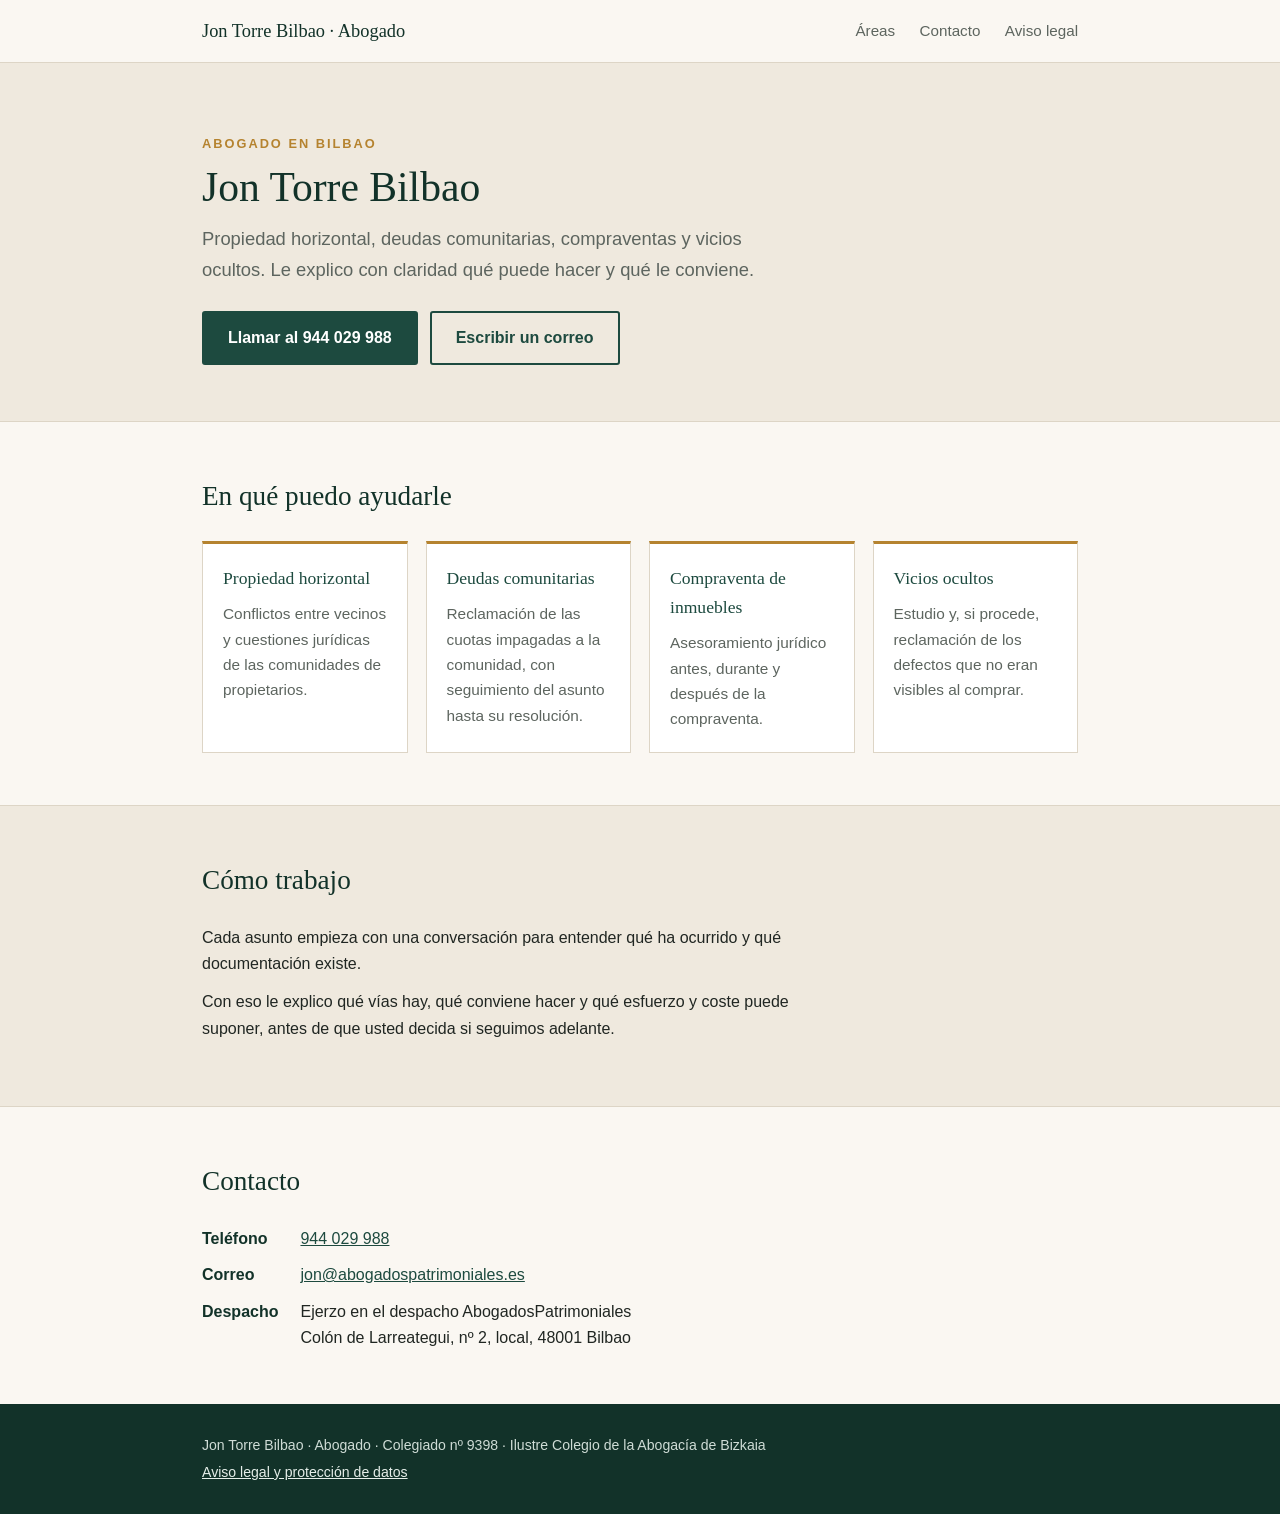
<file: index.html>
<!doctype html>
<html lang="es">
<head>
  <meta charset="utf-8">
  <meta name="viewport" content="width=device-width, initial-scale=1">
  <title>Jon Torre Bilbao · Abogado en Bilbao | Propiedad horizontal y compraventas</title>
  <meta name="description" content="Jon Torre Bilbao, abogado en Bilbao. Propiedad horizontal, reclamación de deudas comunitarias, compraventas de inmuebles y vicios ocultos.">
  <meta property="og:title" content="Jon Torre Bilbao · Abogado en Bilbao">
  <meta property="og:description" content="Propiedad horizontal, deudas comunitarias, compraventas y vicios ocultos.">
  <meta property="og:type" content="website">
  <meta property="og:locale" content="es_ES">
  <link rel="stylesheet" href="style.css">
  <script type="application/ld+json">
  {
    "@context": "https://schema.org",
    "@type": "LegalService",
    "name": "Jon Torre Bilbao · Abogado",
    "url": "https://jontorrebilbao.github.io/",
    "telephone": "+34 944 029 988",
    "email": "jon@abogadospatrimoniales.es",
    "address": {
      "@type": "PostalAddress",
      "streetAddress": "Colón de Larreategui, 2, local",
      "postalCode": "48001",
      "addressLocality": "Bilbao",
      "addressCountry": "ES"
    },
    "areaServed": "Bilbao"
  }
  </script>
</head>
<body>
  <header class="site">
    <div class="wrap">
      <a class="brand" href="index.html">Jon Torre Bilbao · Abogado</a>
      <nav aria-label="Principal">
        <a href="#areas">Áreas</a>
        <a href="#contacto">Contacto</a>
        <a href="aviso-legal.html">Aviso legal</a>
      </nav>
    </div>
  </header>

  <main>
    <div class="hero">
      <div class="wrap">
        <p class="kicker">Abogado en Bilbao</p>
        <h1>Jon Torre Bilbao</h1>
        <p class="lead">Propiedad horizontal, deudas comunitarias, compraventas y vicios ocultos. Le explico con claridad qué puede hacer y qué le conviene.</p>
        <div class="actions">
          <a class="btn primary" href="tel:+34944029988">Llamar al 944 029 988</a>
          <a class="btn ghost" href="mailto:jon@abogadospatrimoniales.es">Escribir un correo</a>
        </div>
      </div>
    </div>

    <section id="areas">
      <div class="wrap">
        <h2>En qué puedo ayudarle</h2>
        <div class="areas">
          <div class="area">
            <h3>Propiedad horizontal</h3>
            <p>Conflictos entre vecinos y cuestiones jurídicas de las comunidades de propietarios.</p>
          </div>
          <div class="area">
            <h3>Deudas comunitarias</h3>
            <p>Reclamación de las cuotas impagadas a la comunidad, con seguimiento del asunto hasta su resolución.</p>
          </div>
          <div class="area">
            <h3>Compraventa de inmuebles</h3>
            <p>Asesoramiento jurídico antes, durante y después de la compraventa.</p>
          </div>
          <div class="area">
            <h3>Vicios ocultos</h3>
            <p>Estudio y, si procede, reclamación de los defectos que no eran visibles al comprar.</p>
          </div>
        </div>
      </div>
    </section>

    <section class="band">
      <div class="wrap">
        <h2>Cómo trabajo</h2>
        <p>Cada asunto empieza con una conversación para entender qué ha ocurrido y qué documentación existe.</p>
        <p>Con eso le explico qué vías hay, qué conviene hacer y qué esfuerzo y coste puede suponer, antes de que usted decida si seguimos adelante.</p>
      </div>
    </section>

    <section id="contacto" class="contact">
      <div class="wrap">
        <h2>Contacto</h2>
        <dl>
          <dt>Teléfono</dt>
          <dd><a href="tel:+34944029988">944 029 988</a></dd>
          <dt>Correo</dt>
          <dd><a href="mailto:jon@abogadospatrimoniales.es">jon@abogadospatrimoniales.es</a></dd>
          <dt>Despacho</dt>
          <dd>Ejerzo en el despacho AbogadosPatrimoniales<br>Colón de Larreategui, nº 2, local, 48001 Bilbao</dd>
        </dl>
      </div>
    </section>
  </main>

  <footer class="site">
    <div class="wrap">
      <p>Jon Torre Bilbao · Abogado · Colegiado nº 9398 · Ilustre Colegio de la Abogacía de Bizkaia</p>
      <p><a href="aviso-legal.html">Aviso legal y protección de datos</a></p>
    </div>
  </footer>
</body>
</html>
</file>
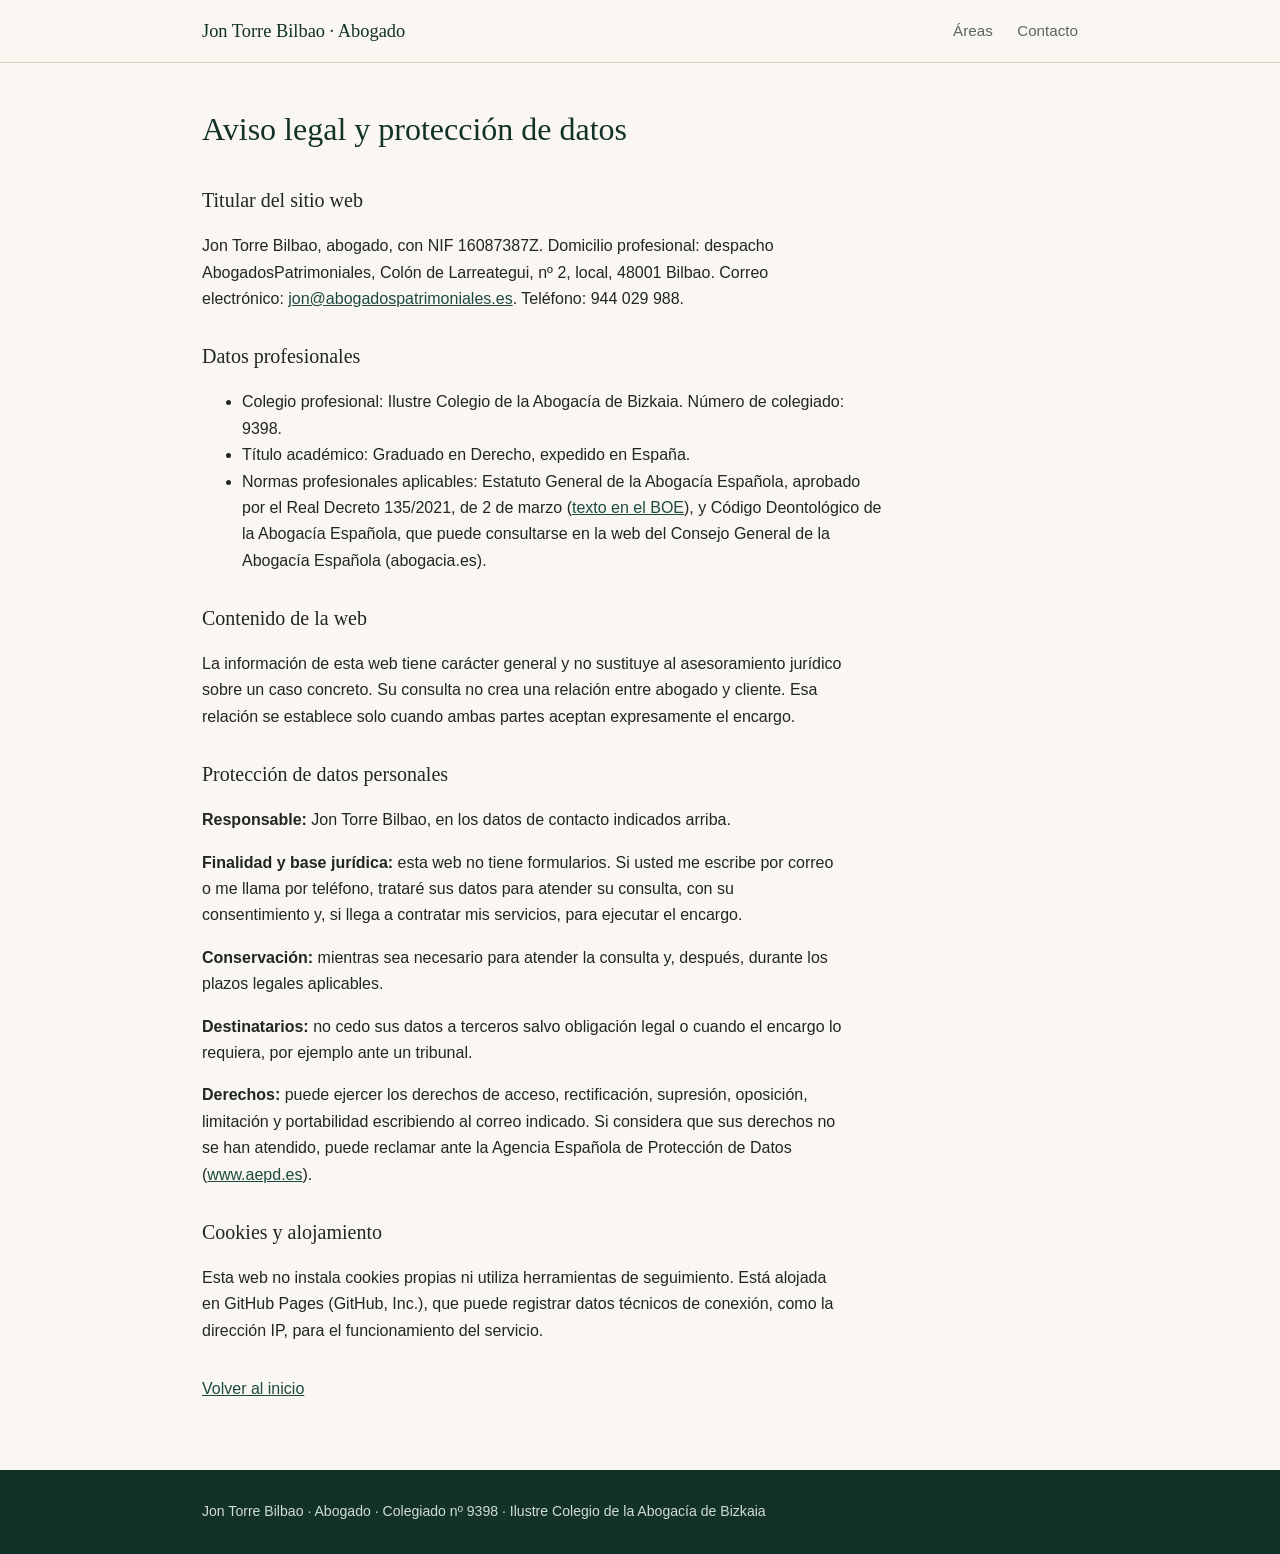
<file: aviso-legal.html>
<!doctype html>
<html lang="es">
<head>
  <meta charset="utf-8">
  <meta name="viewport" content="width=device-width, initial-scale=1">
  <title>Aviso legal | Jon Torre Bilbao · Abogado</title>
  <meta name="robots" content="index,follow">
  <link rel="stylesheet" href="style.css">
</head>
<body>
  <header class="site">
    <div class="wrap">
      <a class="brand" href="index.html">Jon Torre Bilbao · Abogado</a>
      <nav aria-label="Principal">
        <a href="index.html#areas">Áreas</a>
        <a href="index.html#contacto">Contacto</a>
      </nav>
    </div>
  </header>

  <main class="legal">
    <div class="wrap" style="padding-top:40px;padding-bottom:52px;">
      <h1>Aviso legal y protección de datos</h1>

      <h2>Titular del sitio web</h2>
      <p>Jon Torre Bilbao, abogado, con NIF 16087387Z. Domicilio profesional: despacho AbogadosPatrimoniales, Colón de Larreategui, nº 2, local, 48001 Bilbao. Correo electrónico: <a href="mailto:jon@abogadospatrimoniales.es">jon@abogadospatrimoniales.es</a>. Teléfono: 944 029 988.</p>

      <h2>Datos profesionales</h2>
      <ul>
        <li>Colegio profesional: Ilustre Colegio de la Abogacía de Bizkaia. Número de colegiado: 9398.</li>
        <li>Título académico: Graduado en Derecho, expedido en España.</li>
        <li>Normas profesionales aplicables: Estatuto General de la Abogacía Española, aprobado por el Real Decreto 135/2021, de 2 de marzo (<a href="https://www.boe.es/buscar/act.php?id=BOE-A-2021-4568">texto en el BOE</a>), y Código Deontológico de la Abogacía Española, que puede consultarse en la web del Consejo General de la Abogacía Española (abogacia.es).</li>
      </ul>

      <h2>Contenido de la web</h2>
      <p>La información de esta web tiene carácter general y no sustituye al asesoramiento jurídico sobre un caso concreto. Su consulta no crea una relación entre abogado y cliente. Esa relación se establece solo cuando ambas partes aceptan expresamente el encargo.</p>

      <h2>Protección de datos personales</h2>
      <p><strong>Responsable:</strong> Jon Torre Bilbao, en los datos de contacto indicados arriba.</p>
      <p><strong>Finalidad y base jurídica:</strong> esta web no tiene formularios. Si usted me escribe por correo o me llama por teléfono, trataré sus datos para atender su consulta, con su consentimiento y, si llega a contratar mis servicios, para ejecutar el encargo.</p>
      <p><strong>Conservación:</strong> mientras sea necesario para atender la consulta y, después, durante los plazos legales aplicables.</p>
      <p><strong>Destinatarios:</strong> no cedo sus datos a terceros salvo obligación legal o cuando el encargo lo requiera, por ejemplo ante un tribunal.</p>
      <p><strong>Derechos:</strong> puede ejercer los derechos de acceso, rectificación, supresión, oposición, limitación y portabilidad escribiendo al correo indicado. Si considera que sus derechos no se han atendido, puede reclamar ante la Agencia Española de Protección de Datos (<a href="https://www.aepd.es">www.aepd.es</a>).</p>

      <h2>Cookies y alojamiento</h2>
      <p>Esta web no instala cookies propias ni utiliza herramientas de seguimiento. Está alojada en GitHub Pages (GitHub, Inc.), que puede registrar datos técnicos de conexión, como la dirección IP, para el funcionamiento del servicio.</p>

      <p style="margin-top:32px;"><a href="index.html">Volver al inicio</a></p>
    </div>
  </main>

  <footer class="site">
    <div class="wrap">
      <p>Jon Torre Bilbao · Abogado · Colegiado nº 9398 · Ilustre Colegio de la Abogacía de Bizkaia</p>
    </div>
  </footer>
</body>
</html>
</file>
<file: style.css>
:root {
  --green: #1d4a3f;
  --green-dark: #123229;
  --cream: #faf7f2;
  --sand: #efe9de;
  --ink: #202622;
  --muted: #5d655f;
  --line: #ddd5c6;
  --accent: #b5832f;
}
* { box-sizing: border-box; }
html { scroll-behavior: smooth; }
body {
  margin: 0;
  font-family: "Segoe UI", Arial, sans-serif;
  color: var(--ink);
  background: var(--cream);
  line-height: 1.65;
}
a { color: var(--green); }
.wrap { max-width: 920px; margin: 0 auto; padding: 0 22px; }
h1, h2, h3 { font-family: Georgia, "Times New Roman", serif; font-weight: normal; }
header.site { border-bottom: 1px solid var(--line); background: var(--cream); }
header.site .wrap {
  display: flex; flex-wrap: wrap; align-items: center;
  justify-content: space-between; gap: 10px; padding-top: 16px; padding-bottom: 16px;
}
header.site .brand { font-family: Georgia, serif; font-size: 1.15rem; color: var(--green-dark); text-decoration: none; }
header.site nav a { color: var(--muted); margin-left: 20px; text-decoration: none; font-size: .95rem; }
header.site nav a:hover { color: var(--green); text-decoration: underline; }
.hero { padding: 70px 0 56px; background: var(--sand); border-bottom: 1px solid var(--line); }
.hero .kicker { text-transform: uppercase; letter-spacing: 2px; font-size: .8rem; color: var(--accent); margin: 0 0 10px; font-weight: bold; }
.hero h1 { margin: 0 0 12px; font-size: 2.6rem; line-height: 1.15; color: var(--green-dark); }
.hero p.lead { font-size: 1.15rem; color: var(--muted); max-width: 54ch; margin: 0 0 26px; }
.actions { display: flex; flex-wrap: wrap; gap: 12px; }
.btn {
  display: inline-block; padding: 12px 24px; border-radius: 3px; text-decoration: none;
  font-weight: bold; border: 2px solid var(--green);
}
.btn.primary { background: var(--green); color: #fff; }
.btn.primary:hover { background: var(--green-dark); border-color: var(--green-dark); }
.btn.ghost { color: var(--green); background: transparent; }
.btn.ghost:hover { background: var(--green); color: #fff; }
section { padding: 52px 0; }
section h2 { margin: 0 0 22px; font-size: 1.7rem; color: var(--green-dark); }
.areas { display: grid; grid-template-columns: repeat(auto-fit, minmax(200px, 1fr)); gap: 18px; }
.area { background: #fff; border: 1px solid var(--line); border-top: 3px solid var(--accent); padding: 20px; }
.area h3 { margin: 0 0 8px; font-size: 1.1rem; color: var(--green); }
.area p { margin: 0; font-size: .96rem; color: var(--muted); }
.band { background: var(--sand); border-top: 1px solid var(--line); border-bottom: 1px solid var(--line); }
.band p { max-width: 66ch; margin: 0 0 12px; }
.contact dl { margin: 0; display: grid; grid-template-columns: max-content 1fr; gap: 10px 22px; }
.contact dt { font-weight: bold; color: var(--green-dark); }
.contact dd { margin: 0; }
footer.site { background: var(--green-dark); color: #cfdcd6; font-size: .88rem; padding: 26px 0; }
footer.site a { color: #e5eee9; }
footer.site p { margin: 4px 0; }
.legal h1 { font-size: 2rem; color: var(--green-dark); margin-top: 0; }
.legal h2 { font-size: 1.25rem; margin: 28px 0 8px; }
.legal p, .legal li { max-width: 72ch; }
@media (max-width: 560px) {
  .hero h1 { font-size: 2rem; }
  header.site nav a { margin: 0 16px 0 0; }
  .contact dl { grid-template-columns: 1fr; gap: 2px; }
  .contact dd { margin-bottom: 12px; }
}
</file>
